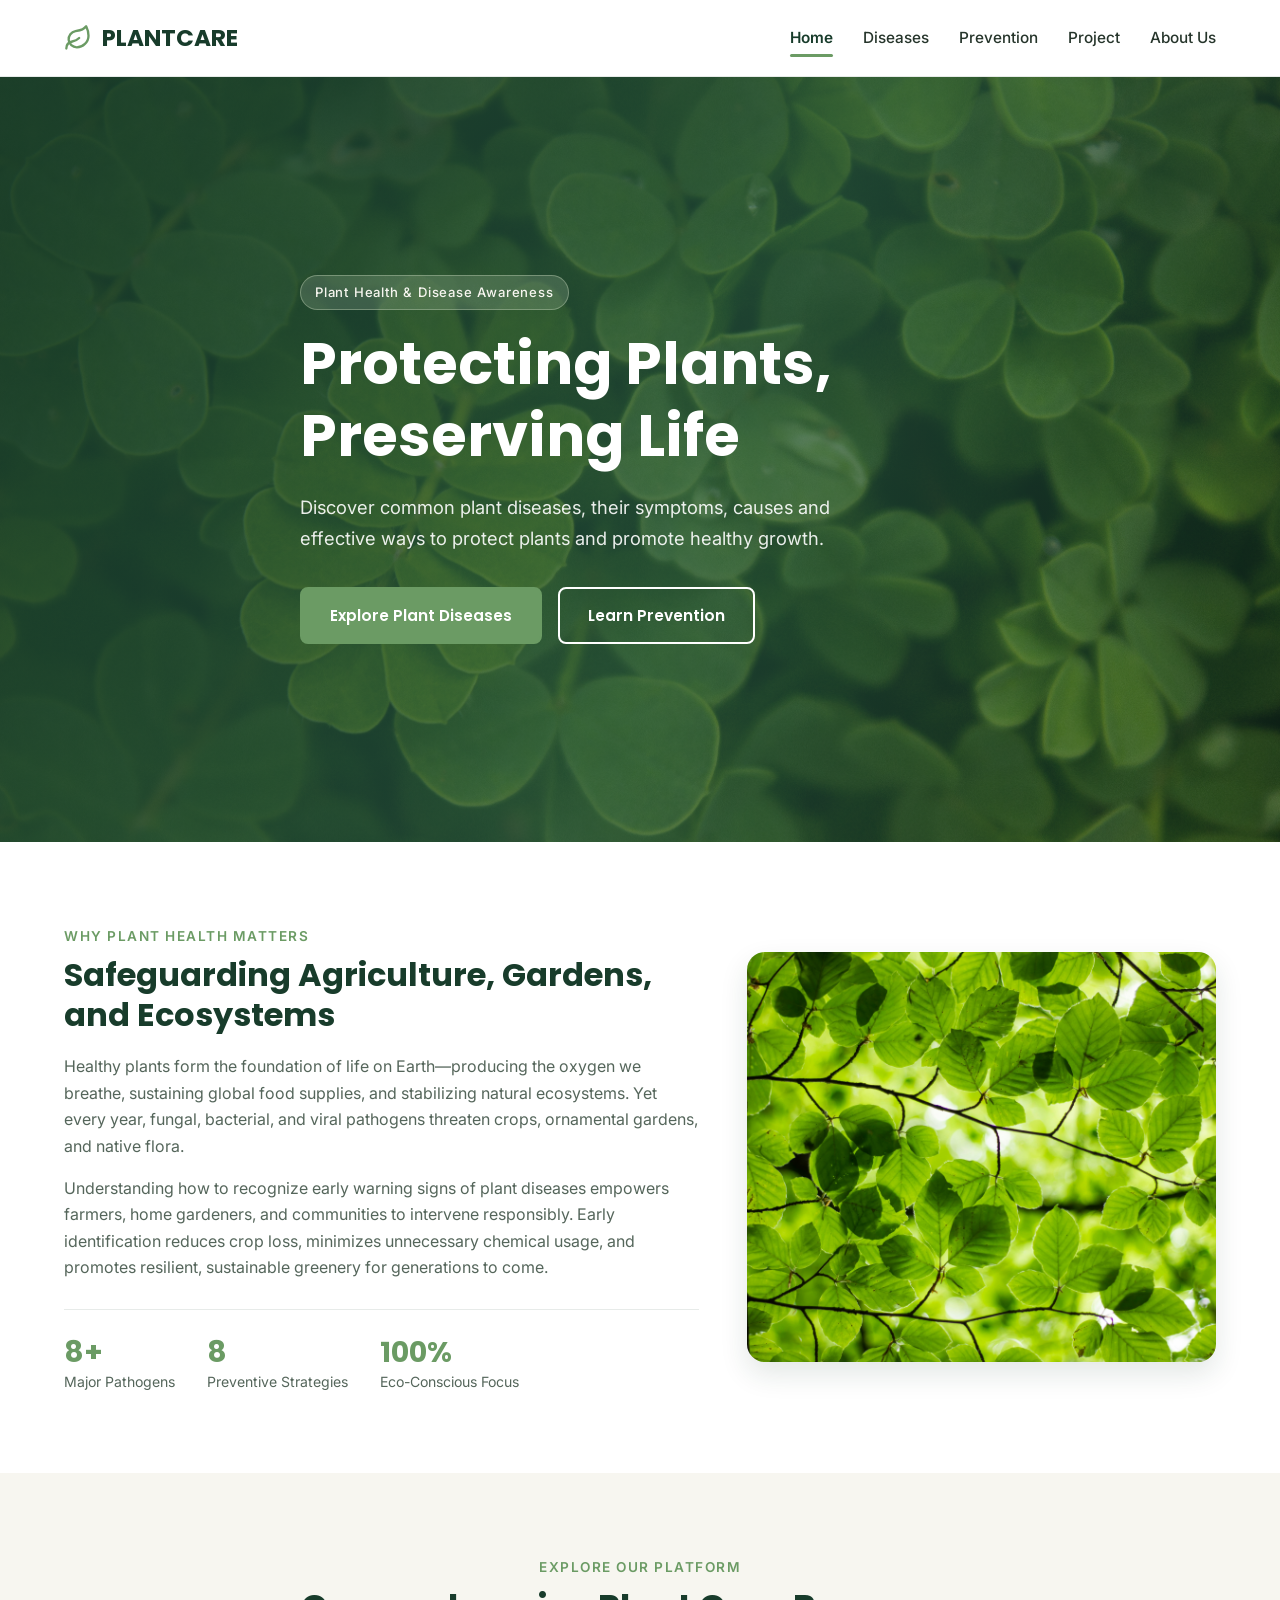
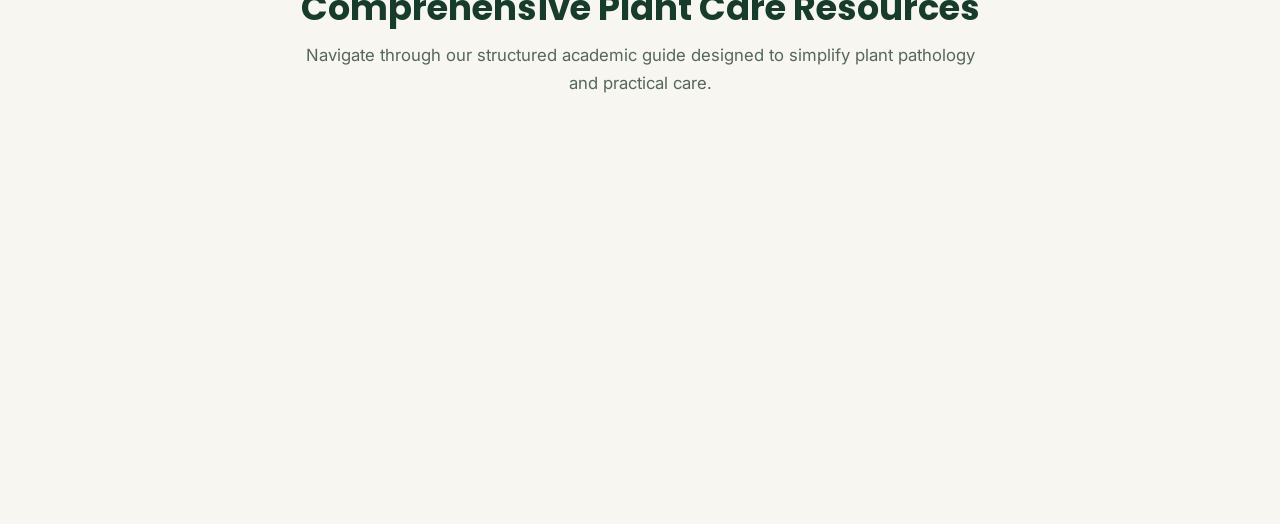
<file: index.html>
<!DOCTYPE html>
<html lang="en">
<head>
  <meta charset="UTF-8">
  <meta name="viewport" content="width=device-width, initial-scale=1.0">
  <title>PlantCare – Plant Disease Awareness</title>
  <link rel="preconnect" href="https://fonts.googleapis.com">
  <link rel="preconnect" href="https://fonts.gstatic.com" crossorigin>
  <link href="https://fonts.googleapis.com/css2?family=Inter:wght@400;500;600&family=Poppins:wght@500;600;700&display=swap" rel="stylesheet">
  <link rel="stylesheet" href="css/style.css">
</head>
<body>

  <!-- Sticky Navigation Bar -->
  <header class="navbar">
    <div class="container nav-container">
      <a href="index.html" class="logo">
        <svg class="logo-icon" viewBox="0 0 24 24" fill="none" stroke="currentColor" stroke-width="2" stroke-linecap="round" stroke-linejoin="round">
          <path d="M11 20A7 7 0 0 1 9.8 6.1C15.5 5 17 4.48 19 2c1 2 2 4.18 2 8 0 5.5-4.78 10-10 10Z"/>
          <path d="M2 21c0-3 1.85-5.36 5.08-6C9.5 14.52 12 13 13 12"/>
        </svg>
        <span>PLANTCARE</span>
      </a>

      <button class="hamburger" id="hamburger" aria-label="Toggle Menu" aria-expanded="false">
        <span></span>
        <span></span>
        <span></span>
      </button>

      <nav class="nav-links" id="nav-links">
        <a href="index.html" class="active">Home</a>
        <a href="diseases.html">Diseases</a>
        <a href="prevention.html">Prevention</a>
        <a href="project.html">Project</a>
        <a href="about.html">About Us</a>
      </nav>
    </div>
  </header>

  <!-- Hero Section -->
  <!-- Replace 'images/hero.jpg' with a high-resolution healthy green plant/botanical background photo -->
  <section class="hero" style="background-image: url('images/hero.jpg');">
    <div class="hero-overlay"></div>
    <div class="container hero-content fade-in">
      <span class="badge">Plant Health &amp; Disease Awareness</span>
      <h1>Protecting Plants, Preserving Life</h1>
      <p>Discover common plant diseases, their symptoms, causes and effective ways to protect plants and promote healthy growth.</p>
      <div class="hero-buttons">
        <a href="diseases.html" class="btn btn-primary">Explore Plant Diseases</a>
        <a href="prevention.html" class="btn btn-outline">Learn Prevention</a>
      </div>
    </div>
  </section>

  <!-- Introduction Section -->
  <section class="section intro-section">
    <div class="container">
      <div class="intro-grid fade-in">
        <div class="intro-text">
          <span class="section-subtitle">Why Plant Health Matters</span>
          <h2>Safeguarding Agriculture, Gardens, and Ecosystems</h2>
          <p>Healthy plants form the foundation of life on Earth—producing the oxygen we breathe, sustaining global food supplies, and stabilizing natural ecosystems. Yet every year, fungal, bacterial, and viral pathogens threaten crops, ornamental gardens, and native flora.</p>
          <p>Understanding how to recognize early warning signs of plant diseases empowers farmers, home gardeners, and communities to intervene responsibly. Early identification reduces crop loss, minimizes unnecessary chemical usage, and promotes resilient, sustainable greenery for generations to come.</p>
          <div class="stats-row">
            <div class="stat-item">
              <h3>8+</h3>
              <p>Major Pathogens</p>
            </div>
            <div class="stat-item">
              <h3>8</h3>
              <p>Preventive Strategies</p>
            </div>
            <div class="stat-item">
              <h3>100%</h3>
              <p>Eco-Conscious Focus</p>
            </div>
          </div>
        </div>
        <div class="intro-image">
          <!-- Replace 'images/intro-plant.jpg' with a close-up photo of healthy green leaves or plant inspection -->
          <img src="images/intro-plant.jpg" alt="Healthy green leaves in sunlight">
        </div>
      </div>
    </div>
  </section>

  <!-- Quick Highlights Section -->
  <section class="section bg-cream">
    <div class="container">
      <div class="section-header fade-in">
        <span class="section-subtitle">Explore Our Platform</span>
        <h2>Comprehensive Plant Care Resources</h2>
        <p>Navigate through our structured academic guide designed to simplify plant pathology and practical care.</p>
      </div>

      <div class="features-grid">
        <div class="feature-card fade-in">
          <div class="feature-icon">
            <svg viewBox="0 0 24 24" fill="none" stroke="currentColor" stroke-width="2"><circle cx="11" cy="11" r="8"/><path d="m21 21-4.3-4.3"/></svg>
          </div>
          <h3>Disease Identification</h3>
          <p>Examine visual symptoms, underlying causes, and pathogen profiles for eight widespread plant diseases.</p>
          <a href="diseases.html" class="card-link">View Diseases &rarr;</a>
        </div>

        <div class="feature-card fade-in">
          <div class="feature-icon">
            <svg viewBox="0 0 24 24" fill="none" stroke="currentColor" stroke-width="2"><path d="M12 22s8-4 8-10V5l-8-3-8 3v7c0 6 8 10 8 10z"/></svg>
          </div>
          <h3>Prevention &amp; Control</h3>
          <p>Learn practical, sustainable habits—from proper watering and soil care to crop rotation and hygiene.</p>
          <a href="prevention.html" class="card-link">Explore Prevention &rarr;</a>
        </div>

        <div class="feature-card fade-in">
          <div class="feature-icon">
            <svg viewBox="0 0 24 24" fill="none" stroke="currentColor" stroke-width="2"><rect x="3" y="3" width="18" height="18" rx="2" ry="2"/><circle cx="8.5" cy="8.5" r="1.5"/><polyline points="21 15 16 10 5 21"/></svg>
          </div>
          <h3>Field Observations</h3>
          <p>Explore our academic project objectives and browse real-world photographic observations from our study.</p>
          <a href="project.html" class="card-link">See Our Project &rarr;</a>
        </div>
      </div>
    </div>
  </section>

  <!-- Footer -->
  

  <script src="js/script.js"></script>
</body>
</html>
</file>
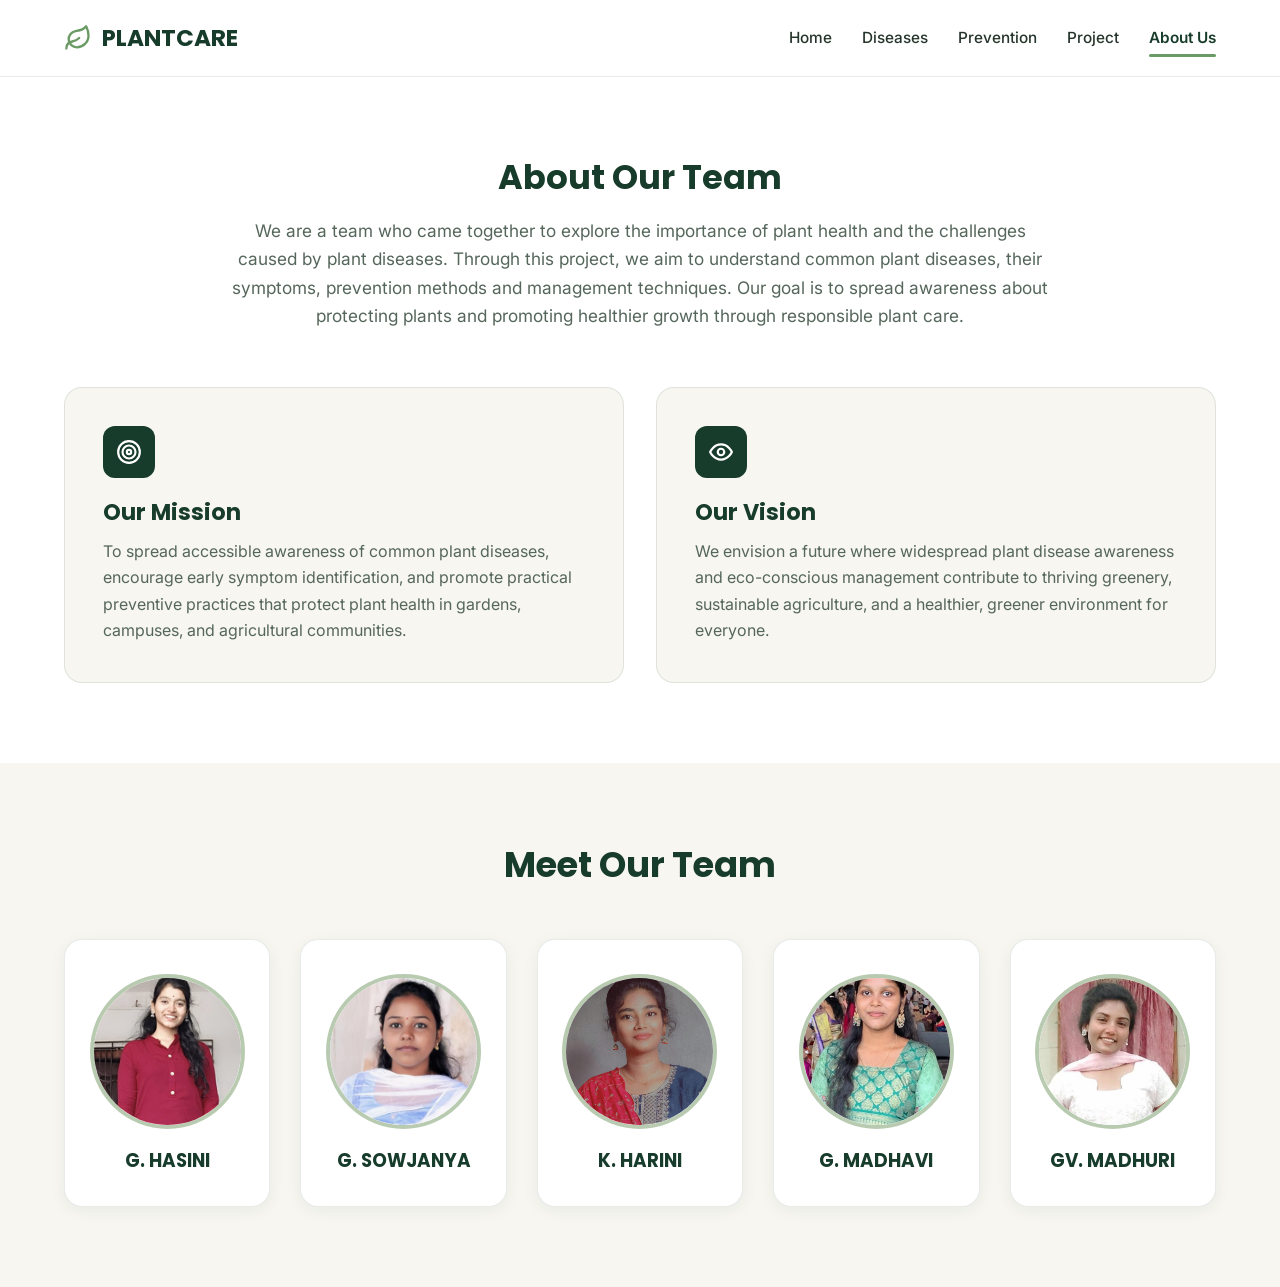
<file: about.html>
<!DOCTYPE html>
<html lang="en">
<head>
  <meta charset="UTF-8">
  <meta name="viewport" content="width=device-width, initial-scale=1.0">
  <title>About Us – PlantCare</title>
  <link rel="preconnect" href="https://fonts.googleapis.com">
  <link rel="preconnect" href="https://fonts.gstatic.com" crossorigin>
  <link href="https://fonts.googleapis.com/css2?family=Inter:wght@400;500;600&family=Poppins:wght@500;600;700&display=swap" rel="stylesheet">
  <link rel="stylesheet" href="css/style.css">
</head>
<body>

  <!-- Sticky Navigation Bar -->
  <header class="navbar">
    <div class="container nav-container">
      <a href="index.html" class="logo">
        <svg class="logo-icon" viewBox="0 0 24 24" fill="none" stroke="currentColor" stroke-width="2" stroke-linecap="round" stroke-linejoin="round">
          <path d="M11 20A7 7 0 0 1 9.8 6.1C15.5 5 17 4.48 19 2c1 2 2 4.18 2 8 0 5.5-4.78 10-10 10Z"/>
          <path d="M2 21c0-3 1.85-5.36 5.08-6C9.5 14.52 12 13 13 12"/>
        </svg>
        <span>PLANTCARE</span>
      </a>

      <button class="hamburger" id="hamburger" aria-label="Toggle Menu" aria-expanded="false">
        <span></span>
        <span></span>
        <span></span>
      </button>

      <nav class="nav-links" id="nav-links">
        <a href="index.html">Home</a>
        <a href="diseases.html">Diseases</a>
        <a href="prevention.html">Prevention</a>
        <a href="project.html">Project</a>
        <a href="about.html" class="active">About Us</a>
      </nav>
    </div>
  </header>

  <!-- Page Header -->
  <!-- <section class="page-banner">
    <div class="container fade-in">
      <span class="badge">Student Initiative</span>
      <h1>About Our Team</h1>

    </div>
  </section> -->

  <!-- About Our Team, Mission & Vision -->
  <section class="section">
    <div class="container">
      <div class="about-intro fade-in">
        <!-- <span class="section-subtitle">Who We Are</span> -->
        <h2>About Our Team</h2>
        <p>We are a team who came together to explore the importance of plant health and the challenges caused by plant diseases. Through this project, we aim to understand common plant diseases, their symptoms, prevention methods and management techniques. Our goal is to spread awareness about protecting plants and promoting healthier growth through responsible plant care.</p>
      </div>

      <div class="mv-grid">
        <div class="mv-card fade-in">
          <div class="mv-icon">
            <svg viewBox="0 0 24 24" fill="none" stroke="currentColor" stroke-width="2"><circle cx="12" cy="12" r="10"/><circle cx="12" cy="12" r="6"/><circle cx="12" cy="12" r="2"/></svg>
          </div>
          <h3>Our Mission</h3>
          <p>To spread accessible awareness of common plant diseases, encourage early symptom identification, and promote practical preventive practices that protect plant health in gardens, campuses, and agricultural communities.</p>
        </div>

        <div class="mv-card fade-in">
          <div class="mv-icon">
            <svg viewBox="0 0 24 24" fill="none" stroke="currentColor" stroke-width="2"><path d="M2 12s3-7 10-7 10 7 10 7-3 7-10 7-10-7-10-7Z"/><circle cx="12" cy="12" r="3"/></svg>
          </div>
          <h3>Our Vision</h3>
          <p>We envision a future where widespread plant disease awareness and eco-conscious management contribute to thriving greenery, sustainable agriculture, and a healthier, greener environment for everyone.</p>
        </div>
      </div>
    </div>
  </section>

  <!-- Meet Our Team Section -->
  <section class="section bg-cream">
    <div class="container">
      <div class="section-header fade-in">
        <!-- <span class="section-subtitle">Project Contributors</span> -->
        <h2>Meet Our Team</h2>
      </div>

      
      <div class="team-grid">
        <div class="team-card fade-in">
          <div class="team-photo">
            <img src="images/teampic1.jpeg" alt="Team Member 1">
          </div>
          <h3>G. HASINI</h3>
        </div>

        <!-- Team Member 2 -->
        <div class="team-card fade-in">
          <div class="team-photo">
            <img src="images/teampic2.jpeg" alt="Team Member 2">
          </div>
          <h3>G. SOWJANYA</h3>
        </div>

         <!-- Team Member 2 -->
        <div class="team-card fade-in">
          <div class="team-photo">
            <img src="images/teampic3.jpeg" alt="Team Member 2">
          </div>
          <h3>K. HARINI </h3>
        </div>

         <!-- Team Member 2 -->
        <div class="team-card fade-in">
          <div class="team-photo">
            <img src="images/teampic4.jpeg" alt="Team Member 2">
          </div>
          <h3>G. MADHAVI</h3>
        </div>

        <!-- Team Member 2 -->
        <div class="team-card fade-in">
          <div class="team-photo">
            <img src="images/teampic5.jpeg" alt="Team Member 2">
          </div>
          <h3>GV. MADHURI</h3>
        </div>

      </div>
    </div>
  </section>


  <script src="js/script.js"></script>
</body>
</html>
</file>
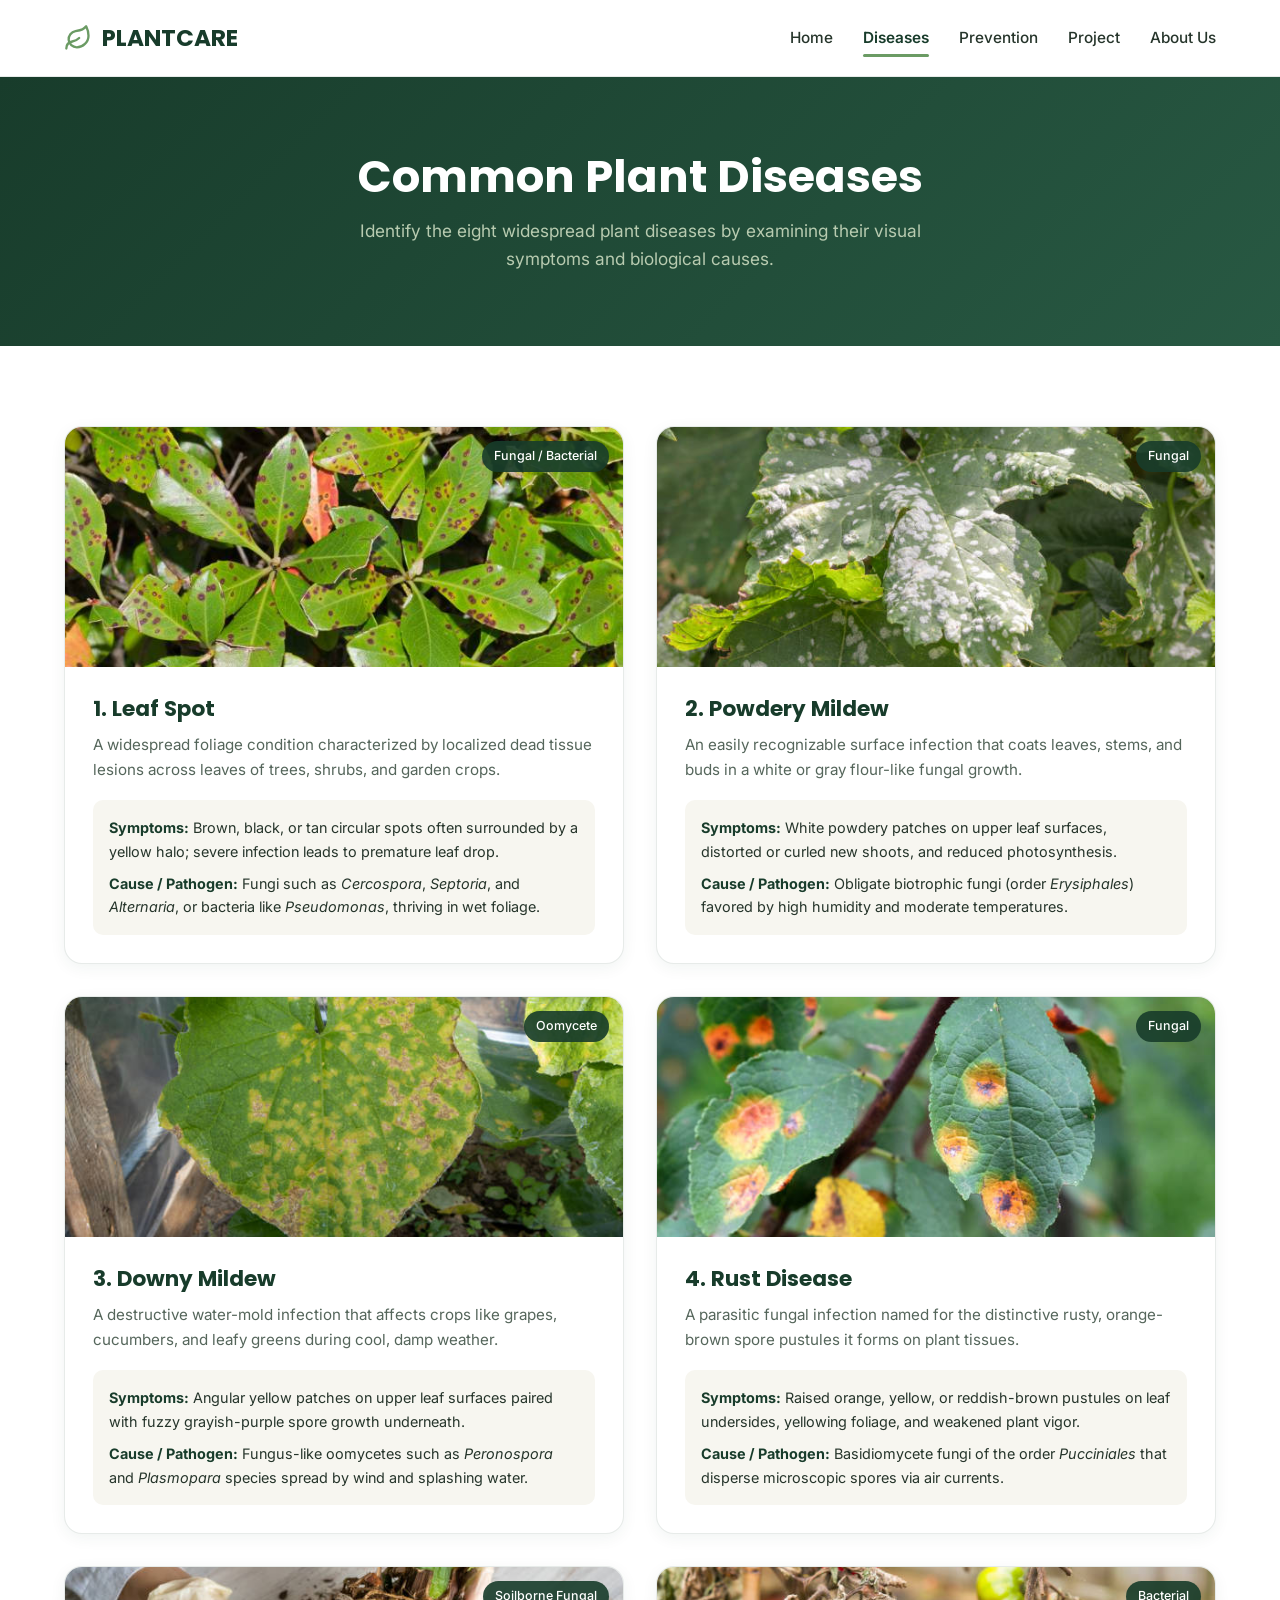
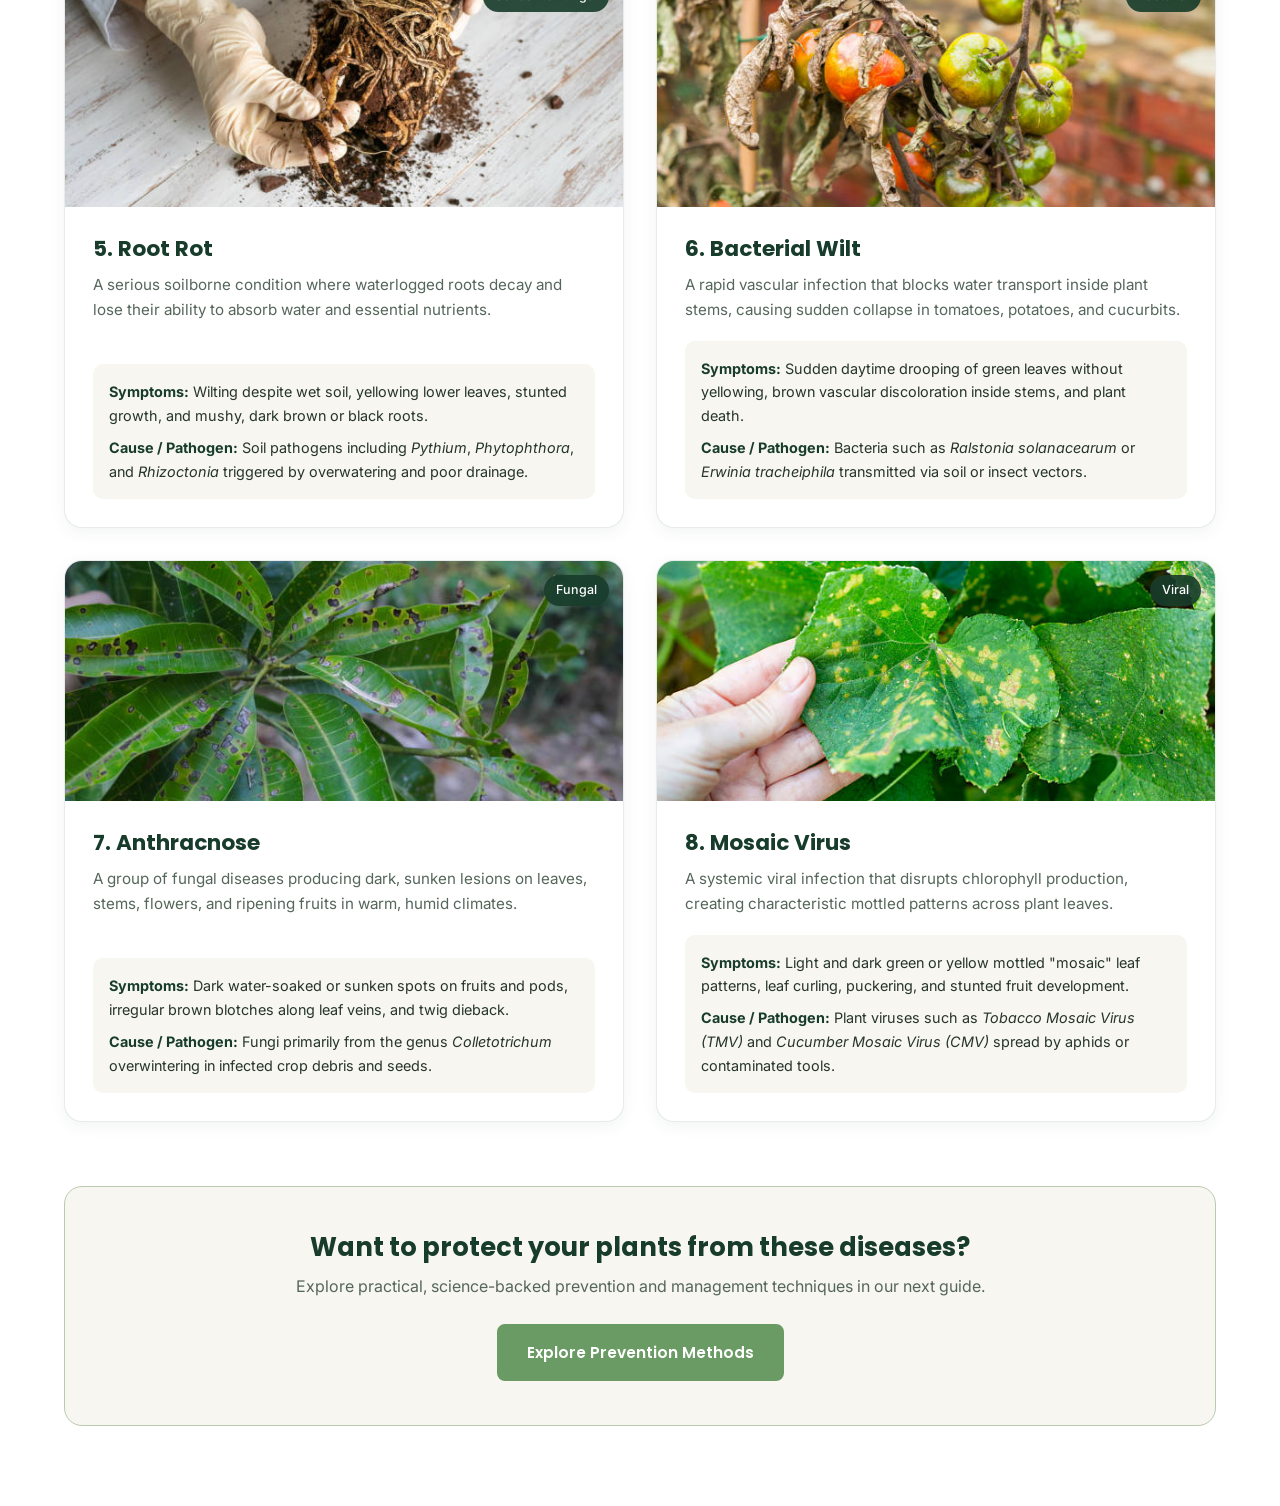
<file: diseases.html>
<!DOCTYPE html>
<html lang="en">
<head>
  <meta charset="UTF-8">
  <meta name="viewport" content="width=device-width, initial-scale=1.0">
  <title>Common Plant Diseases – PlantCare</title>
  <link rel="preconnect" href="https://fonts.googleapis.com">
  <link rel="preconnect" href="https://fonts.gstatic.com" crossorigin>
  <link href="https://fonts.googleapis.com/css2?family=Inter:wght@400;500;600&family=Poppins:wght@500;600;700&display=swap" rel="stylesheet">
  <link rel="stylesheet" href="css/style.css">
</head>
<body>

  <!-- Sticky Navigation Bar -->
  <header class="navbar">
    <div class="container nav-container">
      <a href="index.html" class="logo">
        <svg class="logo-icon" viewBox="0 0 24 24" fill="none" stroke="currentColor" stroke-width="2" stroke-linecap="round" stroke-linejoin="round">
          <path d="M11 20A7 7 0 0 1 9.8 6.1C15.5 5 17 4.48 19 2c1 2 2 4.18 2 8 0 5.5-4.78 10-10 10Z"/>
          <path d="M2 21c0-3 1.85-5.36 5.08-6C9.5 14.52 12 13 13 12"/>
        </svg>
        <span>PLANTCARE</span>
      </a>

      <button class="hamburger" id="hamburger" aria-label="Toggle Menu" aria-expanded="false">
        <span></span>
        <span></span>
        <span></span>
      </button>

      <nav class="nav-links" id="nav-links">
        <a href="index.html">Home</a>
        <a href="diseases.html" class="active">Diseases</a>
        <a href="prevention.html">Prevention</a>
        <a href="project.html">Project</a>
        <a href="about.html">About Us</a>
      </nav>
    </div>
  </header>

  <!-- Page Header -->
  <section class="page-banner">
    <div class="container fade-in">
      <!-- <span class="badge">Pathology Reference Guide</span> -->
      <h1>Common Plant Diseases</h1>
      <p>Identify the  eight widespread plant diseases by examining their visual symptoms and biological causes.</p>
    </div>
  </section>

  <!-- Diseases Grid Section -->
  <section class="section">
    <div class="container">
      <div class="diseases-grid">

        <!-- Disease 1: Leaf Spot -->
        <article class="disease-card fade-in">
          <div class="card-img-wrap">
            <!-- Replace 'images/disease-01.jpg' with a photo of Leaf Spot -->
            <img src="images/disease-01.jpg" alt="Leaf Spot Disease">
            <span class="pathogen-tag">Fungal / Bacterial</span>
          </div>
          <div class="card-body">
            <h3>1. Leaf Spot</h3>
            <p class="disease-desc">A widespread foliage condition characterized by localized dead tissue lesions across leaves of trees, shrubs, and garden crops.</p>
            <div class="disease-meta">
              <p><strong>Symptoms:</strong> Brown, black, or tan circular spots often surrounded by a yellow halo; severe infection leads to premature leaf drop.</p>
              <p><strong>Cause / Pathogen:</strong> Fungi such as <em>Cercospora</em>, <em>Septoria</em>, and <em>Alternaria</em>, or bacteria like <em>Pseudomonas</em>, thriving in wet foliage.</p>
            </div>
          </div>
        </article>

        <!-- Disease 2: Powdery Mildew -->
        <article class="disease-card fade-in">
          <div class="card-img-wrap">
            <!-- Replace 'images/disease-02.jpg' with a photo of Powdery Mildew -->
            <img src="images/disease-02.jpg" alt="Powdery Mildew">
            <span class="pathogen-tag">Fungal</span>
          </div>
          <div class="card-body">
            <h3>2. Powdery Mildew</h3>
            <p class="disease-desc">An easily recognizable surface infection that coats leaves, stems, and buds in a white or gray flour-like fungal growth.</p>
            <div class="disease-meta">
              <p><strong>Symptoms:</strong> White powdery patches on upper leaf surfaces, distorted or curled new shoots, and reduced photosynthesis.</p>
              <p><strong>Cause / Pathogen:</strong> Obligate biotrophic fungi (order <em>Erysiphales</em>) favored by high humidity and moderate temperatures.</p>
            </div>
          </div>
        </article>

        <!-- Disease 3: Downy Mildew -->
        <article class="disease-card fade-in">
          <div class="card-img-wrap">
            <!-- Replace 'images/disease-03.jpg' with a photo of Downy Mildew -->
            <img src="images/disease-03.jpg" alt="Downy Mildew">
            <span class="pathogen-tag">Oomycete</span>
          </div>
          <div class="card-body">
            <h3>3. Downy Mildew</h3>
            <p class="disease-desc">A destructive water-mold infection that affects crops like grapes, cucumbers, and leafy greens during cool, damp weather.</p>
            <div class="disease-meta">
              <p><strong>Symptoms:</strong> Angular yellow patches on upper leaf surfaces paired with fuzzy grayish-purple spore growth underneath.</p>
              <p><strong>Cause / Pathogen:</strong> Fungus-like oomycetes such as <em>Peronospora</em> and <em>Plasmopara</em> species spread by wind and splashing water.</p>
            </div>
          </div>
        </article>

        <!-- Disease 4: Rust Disease -->
        <article class="disease-card fade-in">
          <div class="card-img-wrap">
            <!-- Replace 'images/disease-04.jpg' with a photo of Rust Disease -->
            <img src="images/disease-04.jpg" alt="Rust Disease">
            <span class="pathogen-tag">Fungal</span>
          </div>
          <div class="card-body">
            <h3>4. Rust Disease</h3>
            <p class="disease-desc">A parasitic fungal infection named for the distinctive rusty, orange-brown spore pustules it forms on plant tissues.</p>
            <div class="disease-meta">
              <p><strong>Symptoms:</strong> Raised orange, yellow, or reddish-brown pustules on leaf undersides, yellowing foliage, and weakened plant vigor.</p>
              <p><strong>Cause / Pathogen:</strong> Basidiomycete fungi of the order <em>Pucciniales</em> that disperse microscopic spores via air currents.</p>
            </div>
          </div>
        </article>

        <!-- Disease 5: Root Rot -->
        <article class="disease-card fade-in">
          <div class="card-img-wrap">
            <!-- Replace 'images/disease-05.jpg' with a photo of Root Rot -->
            <img src="images/disease-05.jpg" alt="Root Rot">
            <span class="pathogen-tag">Soilborne Fungal</span>
          </div>
          <div class="card-body">
            <h3>5. Root Rot</h3>
            <p class="disease-desc">A serious soilborne condition where waterlogged roots decay and lose their ability to absorb water and essential nutrients.</p>
            <div class="disease-meta">
              <p><strong>Symptoms:</strong> Wilting despite wet soil, yellowing lower leaves, stunted growth, and mushy, dark brown or black roots.</p>
              <p><strong>Cause / Pathogen:</strong> Soil pathogens including <em>Pythium</em>, <em>Phytophthora</em>, and <em>Rhizoctonia</em> triggered by overwatering and poor drainage.</p>
            </div>
          </div>
        </article>

        <!-- Disease 6: Bacterial Wilt -->
        <article class="disease-card fade-in">
          <div class="card-img-wrap">
            <!-- Replace 'images/disease-06.jpg' with a photo of Bacterial Wilt -->
            <img src="images/disease-06.jpg" alt="Bacterial Wilt">
            <span class="pathogen-tag">Bacterial</span>
          </div>
          <div class="card-body">
            <h3>6. Bacterial Wilt</h3>
            <p class="disease-desc">A rapid vascular infection that blocks water transport inside plant stems, causing sudden collapse in tomatoes, potatoes, and cucurbits.</p>
            <div class="disease-meta">
              <p><strong>Symptoms:</strong> Sudden daytime drooping of green leaves without yellowing, brown vascular discoloration inside stems, and plant death.</p>
              <p><strong>Cause / Pathogen:</strong> Bacteria such as <em>Ralstonia solanacearum</em> or <em>Erwinia tracheiphila</em> transmitted via soil or insect vectors.</p>
            </div>
          </div>
        </article>

        <!-- Disease 7: Anthracnose -->
        <article class="disease-card fade-in">
          <div class="card-img-wrap">
            <!-- Replace 'images/disease-07.jpg' with a photo of Anthracnose -->
            <img src="images/disease-07.jpg" alt="Anthracnose">
            <span class="pathogen-tag">Fungal</span>
          </div>
          <div class="card-body">
            <h3>7. Anthracnose</h3>
            <p class="disease-desc">A group of fungal diseases producing dark, sunken lesions on leaves, stems, flowers, and ripening fruits in warm, humid climates.</p>
            <div class="disease-meta">
              <p><strong>Symptoms:</strong> Dark water-soaked or sunken spots on fruits and pods, irregular brown blotches along leaf veins, and twig dieback.</p>
              <p><strong>Cause / Pathogen:</strong> Fungi primarily from the genus <em>Colletotrichum</em> overwintering in infected crop debris and seeds.</p>
            </div>
          </div>
        </article>

        <!-- Disease 8: Mosaic Virus -->
        <article class="disease-card fade-in">
          <div class="card-img-wrap">
            <!-- Replace 'images/disease-08.jpg' with a photo of Mosaic Virus -->
            <img src="images/disease-08.jpg" alt="Mosaic Virus">
            <span class="pathogen-tag">Viral</span>
          </div>
          <div class="card-body">
            <h3>8. Mosaic Virus</h3>
            <p class="disease-desc">A systemic viral infection that disrupts chlorophyll production, creating characteristic mottled patterns across plant leaves.</p>
            <div class="disease-meta">
              <p><strong>Symptoms:</strong> Light and dark green or yellow mottled "mosaic" leaf patterns, leaf curling, puckering, and stunted fruit development.</p>
              <p><strong>Cause / Pathogen:</strong> Plant viruses such as <em>Tobacco Mosaic Virus (TMV)</em> and <em>Cucumber Mosaic Virus (CMV)</em> spread by aphids or contaminated tools.</p>
            </div>
          </div>
        </article>

      </div>

      <!-- Call to Action -->
      <div class="cta-box fade-in">
        <h3>Want to protect your plants from these diseases?</h3>
        <p>Explore practical, science-backed prevention and management techniques in our next guide.</p>
        <a href="prevention.html" class="btn btn-primary">Explore Prevention Methods</a>
      </div>
    </div>
  </section>

  <!-- Footer -->

  <script src="js/script.js"></script>
</body>
</html>
</file>
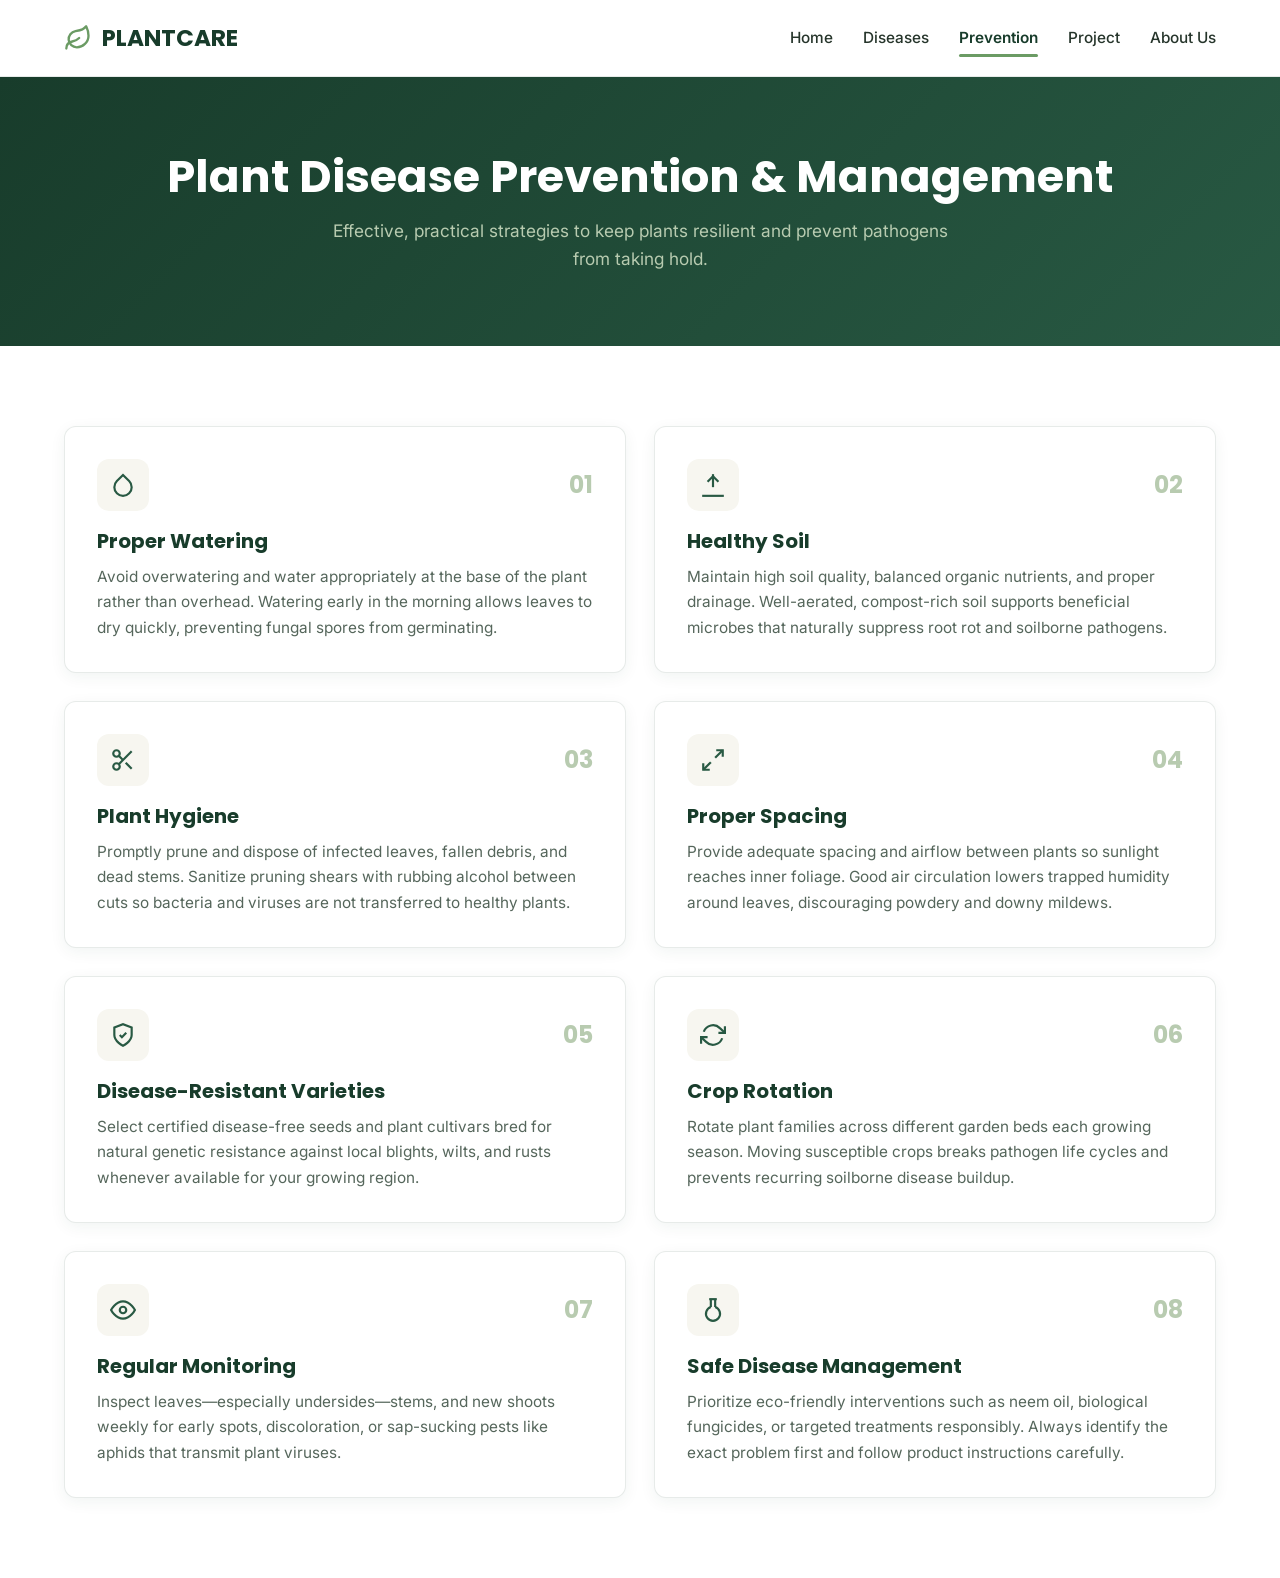
<file: prevention.html>
<!DOCTYPE html>
<html lang="en">
<head>
  <meta charset="UTF-8">
  <meta name="viewport" content="width=device-width, initial-scale=1.0">
  <title>Plant Disease Prevention &amp; Management – PlantCare</title>
  <link rel="preconnect" href="https://fonts.googleapis.com">
  <link rel="preconnect" href="https://fonts.gstatic.com" crossorigin>
  <link href="https://fonts.googleapis.com/css2?family=Inter:wght@400;500;600&family=Poppins:wght@500;600;700&display=swap" rel="stylesheet">
  <link rel="stylesheet" href="css/style.css">
</head>
<body>

  <!-- Sticky Navigation Bar -->
  <header class="navbar">
    <div class="container nav-container">
      <a href="index.html" class="logo">
        <svg class="logo-icon" viewBox="0 0 24 24" fill="none" stroke="currentColor" stroke-width="2" stroke-linecap="round" stroke-linejoin="round">
          <path d="M11 20A7 7 0 0 1 9.8 6.1C15.5 5 17 4.48 19 2c1 2 2 4.18 2 8 0 5.5-4.78 10-10 10Z"/>
          <path d="M2 21c0-3 1.85-5.36 5.08-6C9.5 14.52 12 13 13 12"/>
        </svg>
        <span>PLANTCARE</span>
      </a>

      <button class="hamburger" id="hamburger" aria-label="Toggle Menu" aria-expanded="false">
        <span></span>
        <span></span>
        <span></span>
      </button>

      <nav class="nav-links" id="nav-links">
        <a href="index.html">Home</a>
        <a href="diseases.html">Diseases</a>
        <a href="prevention.html" class="active">Prevention</a>
        <a href="project.html">Project</a>
        <a href="about.html">About Us</a>
      </nav>
    </div>
  </header>

  <!-- Page Header -->
  <section class="page-banner">
    <div class="container fade-in">
      <!-- <span class="badge">Proactive Plant Care</span> -->
      <h1>Plant Disease Prevention &amp; Management</h1>
      <p>Effective, practical strategies to keep plants resilient and prevent pathogens from taking hold.</p>
    </div>
  </section>

  <!-- Prevention Grid Section -->
  <section class="section">
    <div class="container">
      <div class="prevention-grid">

        <!-- 1. Proper Watering -->
        <div class="prevention-card fade-in">
          <div class="prev-header">
            <div class="prev-icon">
              <svg viewBox="0 0 24 24" fill="none" stroke="currentColor" stroke-width="2"><path d="M12 2.69l5.66 5.66a8 8 0 1 1-11.31 0z"/></svg>
            </div>
            <span class="step-num">01</span>
          </div>
          <h3>Proper Watering</h3>
          <p>Avoid overwatering and water appropriately at the base of the plant rather than overhead. Watering early in the morning allows leaves to dry quickly, preventing fungal spores from germinating.</p>
        </div>

        <!-- 2. Healthy Soil -->
        <div class="prevention-card fade-in">
          <div class="prev-header">
            <div class="prev-icon">
              <svg viewBox="0 0 24 24" fill="none" stroke="currentColor" stroke-width="2"><path d="M2 22h20"/><path d="M12 2v12"/><path d="m7 9 5-5 5 5"/></svg>
            </div>
            <span class="step-num">02</span>
          </div>
          <h3>Healthy Soil</h3>
          <p>Maintain high soil quality, balanced organic nutrients, and proper drainage. Well-aerated, compost-rich soil supports beneficial microbes that naturally suppress root rot and soilborne pathogens.</p>
        </div>

        <!-- 3. Plant Hygiene -->
        <div class="prevention-card fade-in">
          <div class="prev-header">
            <div class="prev-icon">
              <svg viewBox="0 0 24 24" fill="none" stroke="currentColor" stroke-width="2"><circle cx="6" cy="6" r="3"/><circle cx="6" cy="18" r="3"/><line x1="20" y1="4" x2="8.12" y2="15.88"/><line x1="14.47" y1="14.48" x2="20" y2="20"/><line x1="8.12" y1="8.12" x2="12" y2="12"/></svg>
            </div>
            <span class="step-num">03</span>
          </div>
          <h3>Plant Hygiene</h3>
          <p>Promptly prune and dispose of infected leaves, fallen debris, and dead stems. Sanitize pruning shears with rubbing alcohol between cuts so bacteria and viruses are not transferred to healthy plants.</p>
        </div>

        <!-- 4. Proper Spacing -->
        <div class="prevention-card fade-in">
          <div class="prev-header">
            <div class="prev-icon">
              <svg viewBox="0 0 24 24" fill="none" stroke="currentColor" stroke-width="2"><polyline points="15 3 21 3 21 9"/><polyline points="9 21 3 21 3 15"/><line x1="21" y1="3" x2="14" y2="10"/><line x1="3" y1="21" x2="10" y2="14"/></svg>
            </div>
            <span class="step-num">04</span>
          </div>
          <h3>Proper Spacing</h3>
          <p>Provide adequate spacing and airflow between plants so sunlight reaches inner foliage. Good air circulation lowers trapped humidity around leaves, discouraging powdery and downy mildews.</p>
        </div>

        <!-- 5. Disease-Resistant Varieties -->
        <div class="prevention-card fade-in">
          <div class="prev-header">
            <div class="prev-icon">
              <svg viewBox="0 0 24 24" fill="none" stroke="currentColor" stroke-width="2"><path d="M12 22s8-4 8-10V5l-8-3-8 3v7c0 6 8 10 8 10z"/><polyline points="9 12 11 14 15 10"/></svg>
            </div>
            <span class="step-num">05</span>
          </div>
          <h3>Disease-Resistant Varieties</h3>
          <p>Select certified disease-free seeds and plant cultivars bred for natural genetic resistance against local blights, wilts, and rusts whenever available for your growing region.</p>
        </div>

        <!-- 6. Crop Rotation -->
        <div class="prevention-card fade-in">
          <div class="prev-header">
            <div class="prev-icon">
              <svg viewBox="0 0 24 24" fill="none" stroke="currentColor" stroke-width="2"><polyline points="23 4 23 10 17 10"/><polyline points="1 20 1 14 7 14"/><path d="M3.51 9a9 9 0 0 1 14.85-3.36L23 10M1 14l4.64 4.36A9 9 0 0 0 20.49 15"/></svg>
            </div>
            <span class="step-num">06</span>
          </div>
          <h3>Crop Rotation</h3>
          <p>Rotate plant families across different garden beds each growing season. Moving susceptible crops breaks pathogen life cycles and prevents recurring soilborne disease buildup.</p>
        </div>

        <!-- 7. Regular Monitoring -->
        <div class="prevention-card fade-in">
          <div class="prev-header">
            <div class="prev-icon">
              <svg viewBox="0 0 24 24" fill="none" stroke="currentColor" stroke-width="2"><path d="M1 12s4-8 11-8 11 8 11 8-4 8-11 8-11-8-11-8z"/><circle cx="12" cy="12" r="3"/></svg>
            </div>
            <span class="step-num">07</span>
          </div>
          <h3>Regular Monitoring</h3>
          <p>Inspect leaves—especially undersides—stems, and new shoots weekly for early spots, discoloration, or sap-sucking pests like aphids that transmit plant viruses.</p>
        </div>

        <!-- 8. Safe Disease Management -->
        <div class="prevention-card fade-in">
          <div class="prev-header">
            <div class="prev-icon">
              <svg viewBox="0 0 24 24" fill="none" stroke="currentColor" stroke-width="2"><path d="M10 2v7.31"/><path d="M14 9.3V1.99"/><path d="M8.5 2h7"/><path d="M14 9.3a6.5 6.5 0 1 1-4 0"/></svg>
            </div>
            <span class="step-num">08</span>
          </div>
          <h3>Safe Disease Management</h3>
          <p>Prioritize eco-friendly interventions such as neem oil, biological fungicides, or targeted treatments responsibly. Always identify the exact problem first and follow product instructions carefully.</p>
        </div>

      </div>
    </div>
  </section>


  <script src="js/script.js"></script>
</body>
</html>
</file>
<file: css/style.css>
/* =========================================
   1. CSS Variables & Nature Color Palette
   ========================================= */
:root {
  --deep-forest: #183C2B;
  --dark-green: #285943;
  --leaf-green: #6B9B64;
  --sage-green: #B8CBB0;
  --soft-cream: #F7F6F0;
  --white: #FFFFFF;
  --dark-text: #26352B;
  --muted-text: #55665B;
  --border-light: rgba(24, 60, 43, 0.1);
  --shadow-sm: 0 4px 16px rgba(24, 60, 43, 0.06);
  --shadow-md: 0 12px 28px rgba(24, 60, 43, 0.12);
  --radius-md: 12px;
  --radius-lg: 18px;
  --transition: all 0.3s ease;
}

/* =========================================
   2. Reset & Base Styles
   ========================================= */
*,
*::before,
*::after {
  box-sizing: border-box;
  margin: 0;
  padding: 0;
}

html {
  scroll-behavior: smooth;
}

body {
  font-family: 'Inter', -apple-system, BlinkMacSystemFont, sans-serif;
  color: var(--dark-text);
  background-color: var(--white);
  line-height: 1.65;
  overflow-x: hidden;
}

h1, h2, h3, h4 {
  font-family: 'Poppins', sans-serif;
  color: var(--deep-forest);
  line-height: 1.25;
}

img {
  max-width: 100%;
  display: block;
}

a {
  text-decoration: none;
  color: inherit;
}

.container {
  width: 90%;
  max-width: 1200px;
  margin: 0 auto;
}

.section {
  padding: 80px 0;
}

.bg-cream {
  background-color: var(--soft-cream);
}

.section-subtitle {
  display: inline-block;
  font-size: 0.85rem;
  font-weight: 600;
  text-transform: uppercase;
  letter-spacing: 1.5px;
  color: var(--leaf-green);
  margin-bottom: 8px;
}

.section-header {
  text-align: center;
  max-width: 680px;
  margin: 0 auto 52px;
}

.section-header h2 {
  font-size: 2.2rem;
  margin-bottom: 12px;
}

.section-header p {
  color: var(--muted-text);
  font-size: 1.05rem;
}

/* =========================================
   3. Sticky Navigation Bar
   ========================================= */
.navbar {
  position: sticky;
  top: 0;
  z-index: 1000;
  background-color: rgba(255, 255, 255, 0.96);
  backdrop-filter: blur(10px);
  border-bottom: 1px solid var(--border-light);
  transition: var(--transition);
}

.navbar.scrolled {
  box-shadow: 0 4px 20px rgba(24, 60, 43, 0.08);
}

.nav-container {
  display: flex;
  align-items: center;
  justify-content: space-between;
  height: 76px;
}

.logo {
  display: flex;
  align-items: center;
  gap: 10px;
  font-family: 'Poppins', sans-serif;
  font-size: 1.45rem;
  font-weight: 700;
  color: var(--deep-forest);
}

.logo-icon {
  width: 28px;
  height: 28px;
  color: var(--leaf-green);
}

.nav-links {
  display: flex;
  align-items: center;
  gap: 30px;
}

.nav-links a {
  font-size: 0.96rem;
  font-weight: 500;
  color: var(--dark-text);
  position: relative;
  padding: 6px 0;
  transition: var(--transition);
}

.nav-links a::after {
  content: '';
  position: absolute;
  left: 0;
  bottom: 0;
  width: 0;
  height: 2.5px;
  background-color: var(--leaf-green);
  border-radius: 2px;
  transition: width 0.3s ease;
}

.nav-links a:hover,
.nav-links a.active {
  color: var(--deep-forest);
  font-weight: 600;
}

.nav-links a:hover::after,
.nav-links a.active::after {
  width: 100%;
}

/* Hamburger Button */
.hamburger {
  display: none;
  flex-direction: column;
  justify-content: space-between;
  width: 28px;
  height: 20px;
  background: transparent;
  border: none;
  cursor: pointer;
}

.hamburger span {
  display: block;
  width: 100%;
  height: 2.5px;
  background-color: var(--deep-forest);
  border-radius: 2px;
  transition: var(--transition);
}

/* =========================================
   4. Hero Section & Page Banners
   ========================================= */
.hero {
  position: relative;
  min-height: 85vh;
  display: flex;
  align-items: center;
  background-color: var(--deep-forest);
  background-size: cover;
  background-position: center;
  color: var(--white);
}

.hero-overlay {
  position: absolute;
  inset: 0;
  background: linear-gradient(
    115deg,
    rgba(24, 60, 43, 0.9) 0%,
    rgba(40, 89, 67, 0.72) 55%,
    rgba(24, 60, 43, 0.45) 100%
  );
}

.hero-content {
  position: relative;
  z-index: 2;
  max-width: 680px;
  padding: 60px 0;
}

.badge {
  display: inline-block;
  padding: 6px 14px;
  background-color: rgba(184, 203, 176, 0.22);
  border: 1px solid rgba(184, 203, 176, 0.45);
  color: var(--soft-cream);
  border-radius: 50px;
  font-size: 0.82rem;
  font-weight: 500;
  letter-spacing: 0.8px;
  margin-bottom: 18px;
}

.hero h1 {
  color: var(--white);
  font-size: clamp(2.4rem, 5vw, 3.6rem);
  font-weight: 700;
  margin-bottom: 20px;
}

.hero p {
  font-size: 1.15rem;
  color: rgba(255, 255, 255, 0.9);
  margin-bottom: 34px;
  max-width: 580px;
}

.hero-buttons {
  display: flex;
  flex-wrap: wrap;
  gap: 16px;
}

/* Buttons */
.btn {
  display: inline-flex;
  align-items: center;
  justify-content: center;
  padding: 14px 28px;
  font-family: 'Poppins', sans-serif;
  font-size: 0.96rem;
  font-weight: 600;
  border-radius: 8px;
  transition: var(--transition);
  cursor: pointer;
}

.btn-primary {
  background-color: var(--leaf-green);
  color: var(--white);
  border: 2px solid var(--leaf-green);
}

.btn-primary:hover {
  background-color: var(--dark-green);
  border-color: var(--dark-green);
  transform: translateY(-2px);
}

.btn-outline {
  background-color: transparent;
  color: var(--white);
  border: 2px solid var(--white);
}

.btn-outline:hover {
  background-color: var(--white);
  color: var(--deep-forest);
  transform: translateY(-2px);
}

/* Inner Page Banner */
.page-banner {
  background: linear-gradient(135deg, var(--deep-forest), var(--dark-green));
  color: var(--white);
  padding: 72px 0;
  text-align: center;
}

.page-banner h1 {
  color: var(--white);
  font-size: clamp(2rem, 4vw, 2.8rem);
  margin-bottom: 12px;
}

.page-banner p {
  color: var(--sage-green);
  max-width: 640px;
  margin: 0 auto;
  font-size: 1.08rem;
}

/* =========================================
   5. Home Page Intro & Features
   ========================================= */
.intro-grid {
  display: grid;
  grid-template-columns: 1.15fr 0.85fr;
  gap: 48px;
  align-items: center;
}

.intro-text h2 {
  font-size: 2rem;
  margin-bottom: 18px;
}

.intro-text p {
  color: var(--muted-text);
  margin-bottom: 16px;
}

.stats-row {
  display: flex;
  gap: 32px;
  margin-top: 28px;
  padding-top: 24px;
  border-top: 1px solid var(--border-light);
}

.stat-item h3 {
  font-size: 1.8rem;
  color: var(--leaf-green);
}

.stat-item p {
  font-size: 0.88rem;
  margin: 0;
}

.intro-image img {
  width: 100%;
  height: 410px;
  object-fit: cover;
  background-color: var(--sage-green);
  border-radius: var(--radius-lg);
  box-shadow: var(--shadow-md);
}

.features-grid {
  display: grid;
  grid-template-columns: repeat(3, 1fr);
  gap: 28px;
}

.feature-card {
  background: var(--white);
  padding: 34px 28px;
  border-radius: var(--radius-md);
  box-shadow: var(--shadow-sm);
  border: 1px solid var(--border-light);
  transition: var(--transition);
}

.feature-card:hover {
  transform: translateY(-6px);
  box-shadow: var(--shadow-md);
}

.feature-icon {
  width: 50px;
  height: 50px;
  background-color: var(--soft-cream);
  color: var(--dark-green);
  border-radius: 12px;
  display: flex;
  align-items: center;
  justify-content: center;
  margin-bottom: 20px;
}

.feature-icon svg {
  width: 24px;
  height: 24px;
}

.feature-card h3 {
  font-size: 1.25rem;
  margin-bottom: 10px;
}

.feature-card p {
  color: var(--muted-text);
  font-size: 0.95rem;
  margin-bottom: 18px;
}

.card-link {
  font-weight: 600;
  font-size: 0.92rem;
  color: var(--dark-green);
  transition: var(--transition);
}

.card-link:hover {
  color: var(--leaf-green);
}

/* =========================================
   6. Diseases Page Cards
   ========================================= */
.diseases-grid {
  display: grid;
  grid-template-columns: repeat(2, 1fr);
  gap: 32px;
}

.disease-card {
  background: var(--white);
  border-radius: var(--radius-lg);
  overflow: hidden;
  box-shadow: var(--shadow-sm);
  border: 1px solid var(--border-light);
  display: flex;
  flex-direction: column;
  transition: var(--transition);
}

.disease-card:hover {
  transform: translateY(-6px);
  box-shadow: var(--shadow-md);
}

.card-img-wrap {
  position: relative;
  height: 240px;
  background-color: var(--sage-green);
  overflow: hidden;
}

.card-img-wrap img {
  width: 100%;
  height: 100%;
  object-fit: cover;
  transition: transform 0.5s ease;
}

.disease-card:hover .card-img-wrap img {
  transform: scale(1.06);
}

.pathogen-tag {
  position: absolute;
  top: 14px;
  right: 14px;
  background-color: rgba(24, 60, 43, 0.9);
  color: var(--white);
  font-size: 0.78rem;
  font-weight: 500;
  padding: 5px 12px;
  border-radius: 50px;
}

.card-body {
  padding: 28px;
  flex: 1;
  display: flex;
  flex-direction: column;
}

.card-body h3 {
  font-size: 1.35rem;
  margin-bottom: 10px;
}

.disease-desc {
  color: var(--muted-text);
  font-size: 0.95rem;
  margin-bottom: 18px;
}

.disease-meta {
  margin-top: auto;
  background-color: var(--soft-cream);
  padding: 16px;
  border-radius: 10px;
  font-size: 0.9rem;
}

.disease-meta p {
  margin-bottom: 8px;
}

.disease-meta p:last-child {
  margin-bottom: 0;
}

.disease-meta strong {
  color: var(--deep-forest);
}

.cta-box {
  margin-top: 64px;
  background-color: var(--soft-cream);
  border: 1px solid var(--sage-green);
  border-radius: var(--radius-lg);
  padding: 44px 32px;
  text-align: center;
}

.cta-box h3 {
  font-size: 1.6rem;
  margin-bottom: 10px;
}

.cta-box p {
  color: var(--muted-text);
  margin-bottom: 24px;
}

/* =========================================
   7. Prevention Page Cards
   ========================================= */
.prevention-grid {
  display: grid;
  grid-template-columns: repeat(2, 1fr);
  gap: 28px;
}

.prevention-card {
  background-color: var(--white);
  border: 1px solid var(--border-light);
  border-radius: var(--radius-md);
  padding: 32px;
  box-shadow: var(--shadow-sm);
  transition: var(--transition);
}

.prevention-card:hover {
  transform: translateY(-5px);
  box-shadow: var(--shadow-md);
  border-color: var(--leaf-green);
}

.prev-header {
  display: flex;
  align-items: center;
  justify-content: space-between;
  margin-bottom: 18px;
}

.prev-icon {
  width: 52px;
  height: 52px;
  border-radius: 12px;
  background-color: var(--soft-cream);
  color: var(--dark-green);
  display: flex;
  align-items: center;
  justify-content: center;
}

.prev-icon svg {
  width: 26px;
  height: 26px;
}

.step-num {
  font-family: 'Poppins', sans-serif;
  font-size: 1.5rem;
  font-weight: 700;
  color: var(--sage-green);
}

.prevention-card h3 {
  font-size: 1.25rem;
  margin-bottom: 10px;
}

.prevention-card p {
  color: var(--muted-text);
  font-size: 0.96rem;
}

/* =========================================
   8. Project Page & 20-Photo Lightbox Gallery
   ========================================= */
.overview-card {
  background-color: var(--soft-cream);
  padding: 44px;
  border-radius: var(--radius-lg);
  border-left: 5px solid var(--dark-green);
  margin-bottom: 64px;
}

.overview-card h2 {
  font-size: 1.9rem;
  margin-bottom: 16px;
}

.overview-card p {
  color: var(--dark-text);
  font-size: 1.05rem;
}

.objectives-grid {
  display: grid;
  grid-template-columns: repeat(3, 1fr);
  gap: 22px;
}

.objective-item {
  background: var(--white);
  border: 1px solid var(--border-light);
  border-radius: var(--radius-md);
  padding: 24px;
  display: flex;
  align-items: flex-start;
  gap: 14px;
  box-shadow: var(--shadow-sm);
  transition: var(--transition);
}

.objective-item:hover {
  transform: translateY(-4px);
  box-shadow: var(--shadow-md);
}

.obj-check {
  flex-shrink: 0;
  width: 28px;
  height: 28px;
  border-radius: 50%;
  background-color: var(--leaf-green);
  color: var(--white);
  display: flex;
  align-items: center;
  justify-content: center;
  font-size: 0.85rem;
  font-weight: 700;
}

.objective-item p {
  font-weight: 500;
  font-size: 0.96rem;
}

/* Gallery Grid */
.gallery-grid {
  display: grid;
  grid-template-columns: repeat(4, 1fr);
  gap: 20px;
}

.gallery-item {
  position: relative;
  aspect-ratio: 4 / 3;
  border-radius: var(--radius-md);
  overflow: hidden;
  background-color: var(--sage-green);
  box-shadow: var(--shadow-sm);
  cursor: pointer;
}

.gallery-item img {
  width: 100%;
  height: 100%;
  object-fit: cover;
  transition: transform 0.45s ease;
}

.gallery-overlay {
  position: absolute;
  inset: 0;
  background: rgba(24, 60, 43, 0.55);
  display: flex;
  align-items: center;
  justify-content: center;
  opacity: 0;
  transition: opacity 0.3s ease;
}

.gallery-overlay span {
  color: var(--white);
  font-family: 'Poppins', sans-serif;
  font-size: 0.9rem;
  font-weight: 500;
  padding: 8px 16px;
  border: 1px solid rgba(255, 255, 255, 0.7);
  border-radius: 50px;
  background-color: rgba(24, 60, 43, 0.6);
}

.gallery-item:hover img {
  transform: scale(1.08);
}

.gallery-item:hover .gallery-overlay {
  opacity: 1;
}

/* Lightbox Modal */
.lightbox {
  position: fixed;
  inset: 0;
  z-index: 2000;
  background-color: rgba(15, 32, 24, 0.94);
  display: none;
  align-items: center;
  justify-content: center;
  padding: 24px;
}

.lightbox.open {
  display: flex;
}

.lightbox-content {
  max-width: 900px;
  max-height: 85vh;
  text-align: center;
}

.lightbox-content img {
  max-height: 72vh;
  width: auto;
  margin: 0 auto;
  border-radius: var(--radius-md);
  box-shadow: 0 12px 40px rgba(0, 0, 0, 0.5);
}

.lightbox-caption {
  margin-top: 14px;
  color: var(--white);
  display: flex;
  justify-content: space-between;
  align-items: center;
  gap: 16px;
  font-size: 0.95rem;
}

.lightbox-caption span {
  color: var(--sage-green);
  font-weight: 600;
  white-space: nowrap;
}

.lightbox-close,
.lightbox-prev,
.lightbox-next {
  position: absolute;
  background: rgba(255, 255, 255, 0.14);
  color: var(--white);
  border: none;
  cursor: pointer;
  border-radius: 50%;
  width: 48px;
  height: 48px;
  font-size: 1.5rem;
  display: flex;
  align-items: center;
  justify-content: center;
  transition: var(--transition);
}

.lightbox-close:hover,
.lightbox-prev:hover,
.lightbox-next:hover {
  background: var(--leaf-green);
}

.lightbox-close {
  top: 24px;
  right: 28px;
  font-size: 1.8rem;
}

.lightbox-prev {
  left: 24px;
  top: 50%;
  transform: translateY(-50%);
}

.lightbox-next {
  right: 24px;
  top: 50%;
  transform: translateY(-50%);
}

/* =========================================
   9. About Us & Circular Team Grid
   ========================================= */
.about-intro {
  max-width: 820px;
  margin: 0 auto 56px;
  text-align: center;
}

.about-intro h2 {
  font-size: 2.1rem;
  margin-bottom: 18px;
}

.about-intro p {
  font-size: 1.08rem;
  color: var(--muted-text);
}

.mv-grid {
  display: grid;
  grid-template-columns: repeat(2, 1fr);
  gap: 32px;
}

.mv-card {
  background-color: var(--soft-cream);
  padding: 38px;
  border-radius: var(--radius-lg);
  border: 1px solid var(--border-light);
  transition: var(--transition);
}

.mv-card:hover {
  transform: translateY(-5px);
  box-shadow: var(--shadow-md);
}

.mv-icon {
  width: 52px;
  height: 52px;
  border-radius: 12px;
  background-color: var(--deep-forest);
  color: var(--white);
  display: flex;
  align-items: center;
  justify-content: center;
  margin-bottom: 20px;
}

.mv-icon svg {
  width: 26px;
  height: 26px;
}

.mv-card h3 {
  font-size: 1.4rem;
  margin-bottom: 12px;
}

.mv-card p {
  color: var(--muted-text);
}

.team-grid {
  display: grid;
  grid-template-columns: repeat(5, 1fr);
  gap: 30px;
}

.team-card {
  background: var(--white);
  padding: 34px 20px;
  border-radius: var(--radius-lg);
  text-align: center;
  box-shadow: var(--shadow-sm);
  border: 1px solid var(--border-light);
  transition: var(--transition);
}

.team-card:hover {
  transform: translateY(-6px);
  box-shadow: var(--shadow-md);
}

.team-photo {
  width: 155px;
  height: 155px;
  margin: 0 auto 20px;
  border-radius: 50%;
  overflow: hidden;
  border: 4px solid var(--sage-green);
  background-color: var(--soft-cream);
  transition: var(--transition);
}

.team-card:hover .team-photo {
  border-color: var(--leaf-green);
}

.team-photo img {
  width: 100%;
  height: 100%;
  object-fit: cover;
}

.team-card h3 {
  font-size: 1.15rem;
  color: var(--deep-forest);
}

/* =========================================
   10. Footer
   ========================================= */
.footer {
  background-color: var(--deep-forest);
  color: var(--sage-green);
  padding-top: 64px;
}

.footer-grid {
  display: grid;
  grid-template-columns: 1.4fr 1fr 1.2fr;
  gap: 44px;
  padding-bottom: 48px;
}

.footer-logo {
  color: var(--white);
  margin-bottom: 16px;
}

.footer-brand p {
  font-size: 0.94rem;
  margin-bottom: 14px;
}

.footer-motto {
  display: inline-block;
  color: var(--white);
  font-family: 'Poppins', sans-serif;
  font-weight: 600;
  font-size: 0.92rem;
  padding: 6px 14px;
  background-color: rgba(107, 155, 100, 0.25);
  border-radius: 6px;
}

.footer h4 {
  color: var(--white);
  font-size: 1.1rem;
  margin-bottom: 18px;
}

.footer-links ul {
  list-style: none;
}

.footer-links li {
  margin-bottom: 10px;
}

.footer-links a {
  font-size: 0.94rem;
  transition: var(--transition);
}

.footer-links a:hover {
  color: var(--white);
  padding-left: 5px;
}

.footer-info p {
  font-size: 0.94rem;
}

.footer-bottom {
  border-top: 1px solid rgba(184, 203, 176, 0.18);
  padding: 20px 0;
  text-align: center;
  font-size: 0.88rem;
}

/* =========================================
   11. Minimal Fade-In Scroll Animations
   ========================================= */
.fade-in {
  opacity: 0;
  transform: translateY(20px);
  transition: opacity 0.65s ease, transform 0.65s ease;
}

.fade-in.visible {
  opacity: 1;
  transform: translateY(0);
}

/* =========================================
   12. Responsive Breakpoints
   ========================================= */
@media (max-width: 992px) {
  .intro-grid,
  .diseases-grid,
  .prevention-grid,
  .mv-grid {
    grid-template-columns: 1fr;
  }

  .features-grid,
  .objectives-grid {
    grid-template-columns: repeat(2, 1fr);
  }

  .gallery-grid {
    grid-template-columns: repeat(3, 1fr);
  }

  .team-grid {
    grid-template-columns: repeat(2, 1fr);
  }

  .footer-grid {
    grid-template-columns: 1fr 1fr;
  }
}

@media (max-width: 768px) {
  .hamburger {
    display: flex;
  }

  .nav-links {
    position: absolute;
    top: 76px;
    left: 0;
    right: 0;
    background-color: var(--white);
    flex-direction: column;
    align-items: flex-start;
    padding: 20px 5%;
    gap: 16px;
    border-bottom: 1px solid var(--border-light);
    box-shadow: var(--shadow-md);
    display: none;
  }

  .nav-links.open {
    display: flex;
  }

  .section {
    padding: 60px 0;
  }

  .features-grid,
  .objectives-grid {
    grid-template-columns: 1fr;
  }

  .gallery-grid {
    grid-template-columns: repeat(2, 1fr);
    gap: 14px;
  }

  .footer-grid {
    grid-template-columns: 1fr;
    gap: 32px;
  }

  .lightbox-prev,
  .lightbox-next {
    width: 40px;
    height: 40px;
    font-size: 1.2rem;
  }

  .lightbox-prev {
    left: 10px;
  }

  .lightbox-next {
    right: 10px;
  }
}

@media (max-width: 480px) {
  .team-grid {
    grid-template-columns: 1fr;
  }

  .overview-card {
    padding: 28px 22px;
  }

  .stats-row {
    flex-direction: column;
    gap: 16px;
  }
}
</file>
